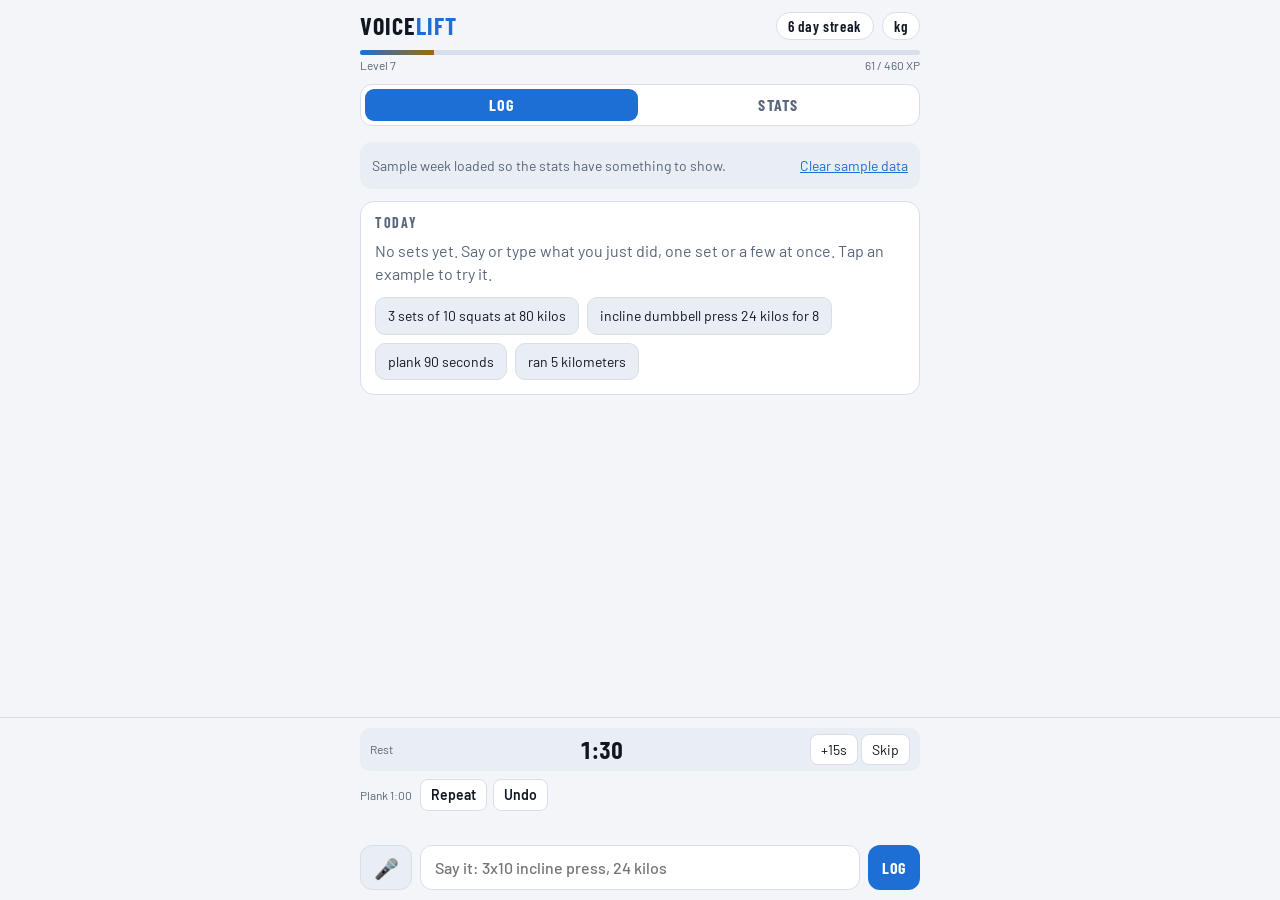
<file: voicelift/index.html>
<!doctype html>
<html lang="en">
<head>
<meta charset="utf-8">
<meta name="viewport" content="width=device-width,initial-scale=1,viewport-fit=cover">
</head>
<body>
<title>VoiceLift</title>
<meta name="claude:viewport-fit-sides" content="cover">
<link rel="preconnect" href="https://fonts.googleapis.com">
<link rel="preconnect" href="https://fonts.gstatic.com" crossorigin>
<link href="https://fonts.googleapis.com/css2?family=Barlow:wght@400;500;600&family=Barlow+Condensed:wght@600;700&display=swap" rel="stylesheet">
<style>
  /* Phone-first gym log: sticky level header, Log/Stats tabs, one input dock pinned to the bottom. */
  :root {
    --bg: #0d1117; --surface: #151b24; --surface2: #1d2531; --line: #273143;
    --text: #e9eef5; --mute: #8996aa;
    --accent: #5aa9ff; --accent-ink: #06121f; --gold: #f5c04a; --good: #46d39a; --danger: #ff7070;
    --f-display: 'Barlow Condensed', 'Arial Narrow', system-ui, sans-serif;
    --f-body: 'Barlow', system-ui, -apple-system, 'Segoe UI', sans-serif;
    color-scheme: dark;
  }
  @media (prefers-color-scheme: light) {
    :root:not([data-theme="dark"]) {
      --bg: #f3f5f9; --surface: #ffffff; --surface2: #e9eef5; --line: #d8dfea;
      --text: #101722; --mute: #586579;
      --accent: #1d6fd6; --accent-ink: #ffffff; --gold: #a06a05; --good: #118a5a; --danger: #c93a3a;
      color-scheme: light;
    }
  }
  :root[data-theme="light"] {
    --bg: #f3f5f9; --surface: #ffffff; --surface2: #e9eef5; --line: #d8dfea;
    --text: #101722; --mute: #586579;
    --accent: #1d6fd6; --accent-ink: #ffffff; --gold: #a06a05; --good: #118a5a; --danger: #c93a3a;
    color-scheme: light;
  }
  * { box-sizing: border-box; }
  body {
    margin: 0; background: var(--bg); color: var(--text); font: 16px/1.4 var(--f-body);
    padding-block: 0 190px;
    padding-left: max(16px, env(safe-area-inset-left, 0px));
    padding-right: max(16px, env(safe-area-inset-right, 0px));
  }
  body::before { content: ""; position: fixed; inset: 0 0 auto; height: env(safe-area-inset-top, 0px); background: var(--bg); z-index: 10; }
  .app { max-width: 560px; margin: 0 auto; }
  button { font: inherit; color: inherit; cursor: pointer; }
  :focus-visible { outline: 2px solid var(--accent); outline-offset: 2px; }
  .num { font-family: var(--f-display); font-variant-numeric: tabular-nums; letter-spacing: .01em; }

  .top { position: sticky; top: env(safe-area-inset-top, 0px); z-index: 5; background: var(--bg); padding: 12px 0 10px; }
  .top-row { display: flex; align-items: center; justify-content: space-between; gap: 10px; }
  .brand { font: 700 24px/1 var(--f-display); letter-spacing: .04em; text-transform: uppercase; }
  .brand span { color: var(--accent); }
  .chips { display: flex; gap: 8px; align-items: center; }
  .chip { background: var(--surface); border: 1px solid var(--line); border-radius: 99px; padding: 4px 11px; font: 600 15px/1.2 var(--f-display); letter-spacing: .04em; white-space: nowrap; }
  .chip.btn:hover { border-color: var(--accent); }
  .xpbar { height: 5px; background: var(--line); border-radius: 99px; overflow: hidden; margin: 10px 0 2px; }
  .xpbar i { display: block; height: 100%; width: 0; background: linear-gradient(90deg, var(--accent), var(--gold)); transition: width .5s; }
  .xplbl { display: flex; justify-content: space-between; color: var(--mute); font-size: 12px; }
  .tabs { display: grid; grid-template-columns: 1fr 1fr; gap: 4px; background: var(--surface); border: 1px solid var(--line); border-radius: 12px; padding: 4px; margin-top: 10px; }
  .tabs button { border: 0; background: none; padding: 8px; border-radius: 9px; font: 700 16px/1 var(--f-display); letter-spacing: .08em; text-transform: uppercase; color: var(--mute); }
  .tabs button[aria-selected="true"] { background: var(--accent); color: var(--accent-ink); }

  .stack { display: flex; flex-direction: column; gap: 12px; padding-top: 6px; }
  .card { background: var(--surface); border: 1px solid var(--line); border-radius: 14px; padding: 14px; min-width: 0; }
  h2 { margin: 0 0 10px; font: 700 14px/1 var(--f-display); letter-spacing: .12em; text-transform: uppercase; color: var(--mute); }
  .banner { display: flex; gap: 10px; align-items: center; justify-content: space-between; flex-wrap: wrap; background: var(--surface2); border-radius: 12px; padding: 10px 12px; font-size: 14px; color: var(--mute); }
  .link { background: none; border: 0; color: var(--accent); padding: 4px 0; text-decoration: underline; font-size: 14px; }

  .gh { display: flex; justify-content: space-between; align-items: baseline; gap: 10px; flex-wrap: wrap; }
  .gname { font: 700 22px/1.1 var(--f-display); letter-spacing: .02em; text-transform: uppercase; }
  .gmeta { color: var(--mute); font-size: 13px; }
  .setrow { display: grid; grid-template-columns: 26px 1fr auto auto; gap: 8px; align-items: center; padding: 8px 0; border-top: 1px solid var(--line); }
  .setrow:first-of-type { border-top: 0; }
  .sn { color: var(--mute); font: 600 15px var(--f-display); }
  .sv { font: 700 21px/1 var(--f-display); letter-spacing: .02em; }
  .se { color: var(--mute); font-size: 12px; text-align: right; }
  .pr { background: var(--gold); color: #1a1200; font: 700 12px/1 var(--f-display); letter-spacing: .08em; padding: 3px 6px; border-radius: 5px; margin-left: 8px; vertical-align: 3px; }
  .x { background: none; border: 0; color: var(--mute); font-size: 16px; padding: 4px 8px; border-radius: 8px; }
  .x:hover { color: var(--danger); }
  .empty { color: var(--mute); }
  .ex-list { display: flex; flex-wrap: wrap; gap: 8px; margin-top: 12px; }
  .try { background: var(--surface2); border: 1px solid var(--line); border-radius: 10px; padding: 8px 12px; font-size: 14px; text-align: left; }
  .try:hover { border-color: var(--accent); }

  .dock { position: fixed; left: 0; right: 0; bottom: 0; z-index: 6; background: var(--bg); border-top: 1px solid var(--line);
    padding: 10px max(16px, env(safe-area-inset-right, 0px)) calc(10px + env(safe-area-inset-bottom, 0px)) max(16px, env(safe-area-inset-left, 0px)); }
  .dock-in { max-width: 560px; margin: 0 auto; display: flex; flex-direction: column; gap: 8px; }
  .rest { display: flex; align-items: center; justify-content: space-between; gap: 8px; background: var(--surface2); border-radius: 10px; padding: 6px 10px; }
  .rest .t { font: 700 24px/1 var(--f-display); font-variant-numeric: tabular-nums; }
  .rest.done .t { color: var(--good); }
  .mini { background: var(--surface); border: 1px solid var(--line); border-radius: 8px; padding: 5px 10px; font-size: 14px; }
  .quick { display: flex; gap: 6px; align-items: center; overflow-x: auto; scrollbar-width: none; }
  .quick .last { color: var(--mute); font-size: 12px; white-space: nowrap; margin-right: 2px; }
  .quick .mini { white-space: nowrap; font-weight: 600; }
  form { display: flex; gap: 8px; }
  input[type=text] { flex: 1; min-width: 0; background: var(--surface); color: var(--text); border: 1px solid var(--line); border-radius: 12px; padding: 12px 14px; font: 500 16px var(--f-body); }
  input[type=text]:focus { border-color: var(--accent); outline: none; }
  .mic, .go { border: 0; border-radius: 12px; width: 52px; flex: none; font-size: 20px; }
  .mic { background: var(--surface2); border: 1px solid var(--line); }
  .mic.on { background: var(--danger); color: #fff; animation: pulse 1.1s infinite; }
  .go { background: var(--accent); color: var(--accent-ink); font: 700 16px var(--f-display); letter-spacing: .06em; text-transform: uppercase; }
  @keyframes pulse { 0% { box-shadow: 0 0 0 0 rgba(255,112,112,.55); } 100% { box-shadow: 0 0 0 16px rgba(255,112,112,0); } }
  .heard { color: var(--mute); font-size: 13px; min-height: 18px; }

  #toast { position: fixed; left: 50%; bottom: calc(190px + env(safe-area-inset-bottom, 0px)); transform: translate(-50%, 30px); opacity: 0; pointer-events: none;
    background: var(--text); color: var(--bg); padding: 10px 16px; border-radius: 12px; font-weight: 600; max-width: calc(100% - 32px); text-align: center; z-index: 8; transition: all .25s; }
  #toast.show { transform: translate(-50%, 0); opacity: 1; }
  #toast.gold { background: var(--gold); color: #1a1200; }

  .grid4 { display: grid; grid-template-columns: repeat(4, 1fr); gap: 8px; text-align: center; }
  .grid4 b { display: block; font: 700 28px/1 var(--f-display); font-variant-numeric: tabular-nums; }
  .grid4 span { color: var(--mute); font-size: 12px; }
  .pick { display: flex; gap: 6px; flex-wrap: wrap; margin-bottom: 8px; }
  .pick button { border: 1px solid var(--line); background: var(--surface2); border-radius: 99px; padding: 4px 11px; font-size: 13px; }
  .pick button[aria-pressed="true"] { background: var(--accent); color: var(--accent-ink); border-color: var(--accent); }
  svg.ch { width: 100%; height: auto; display: block; overflow: visible; }
  .ch text { fill: var(--mute); font: 500 10px var(--f-body); }
  .ch .grid { stroke: var(--line); stroke-width: 1; }
  .ch .bar { fill: var(--accent); opacity: .45; }
  .ch .bar.today { opacity: 1; }
  .ch .line { fill: none; stroke: var(--accent); stroke-width: 2; stroke-linejoin: round; }
  .ch .area { fill: var(--accent); opacity: .12; }
  .ch .dot { fill: var(--accent); }
  .ch .dot.pr { fill: var(--gold); }
  .ch .val { fill: var(--text); font-weight: 600; }
  .mrow { display: grid; grid-template-columns: 74px 1fr 34px; align-items: center; gap: 8px; padding: 4px 0; font-size: 14px; }
  .mbar { height: 8px; background: var(--surface2); border-radius: 99px; overflow: hidden; }
  .mbar i { display: block; height: 100%; background: var(--accent); border-radius: 99px; }
  .prrow { display: flex; justify-content: space-between; gap: 10px; padding: 8px 0; border-top: 1px solid var(--line); }
  .prrow:first-of-type { border-top: 0; }
  .prrow b { font: 700 18px/1.1 var(--f-display); text-transform: uppercase; letter-spacing: .02em; }
  .tip { color: var(--mute); font-size: 12px; }
  @media (prefers-reduced-motion: reduce) { * { animation: none !important; transition: none !important; } }
</style>

<div class="app">
  <header class="top">
    <div class="top-row">
      <div class="brand">Voice<span>Lift</span></div>
      <div class="chips">
        <span class="chip" id="streak">0 day streak</span>
        <button class="chip btn" id="unit" aria-label="Switch kilograms and pounds">kg</button>
      </div>
    </div>
    <div class="xpbar"><i id="xpbar"></i></div>
    <div class="xplbl"><span id="lvl">Level 1</span><span id="xptxt">0 / 100 XP</span></div>
    <div class="tabs" role="tablist">
      <button role="tab" id="tab-log" aria-selected="true" data-tab="log">Log</button>
      <button role="tab" id="tab-stats" aria-selected="false" data-tab="stats">Stats</button>
    </div>
  </header>
  <main id="main" class="stack"></main>
</div>

<div id="toast" role="status"></div>

<div class="dock">
  <div class="dock-in">
    <div class="rest" id="rest" hidden>
      <span class="tip" id="restlbl">Rest</span><span class="t" id="rest-t">1:30</span>
      <span><button class="mini" data-act="rest+">+15s</button> <button class="mini" data-act="rest-skip">Skip</button></span>
    </div>
    <div class="quick" id="quick"></div>
    <div class="heard" id="heard"></div>
    <form id="form" autocomplete="off">
      <button type="button" class="mic" id="mic" aria-label="Dictate with the microphone">&#127908;</button>
      <input type="text" id="cmd" placeholder="Say it: 3x10 incline press, 24 kilos" enterkeyhint="send" autocapitalize="none" autocorrect="off" spellcheck="false" aria-label="Exercise to log">
      <button type="submit" class="go">Log</button>
    </form>
  </div>
</div>

<script>
(function () {
  var KEY = 'voicelift.v2', LB = 0.45359237;
  var $ = function (id) { return document.getElementById(id); };
  var esc = function (s) { return String(s).replace(/[&<>"]/g, function (c) { return { '&': '&amp;', '<': '&lt;', '>': '&gt;', '"': '&quot;' }[c]; }); };
  var dk = function (d) { d = d || new Date(); return d.getFullYear() + '-' + String(d.getMonth() + 1).padStart(2, '0') + '-' + String(d.getDate()).padStart(2, '0'); };
  var addDays = function (n) { var d = new Date(); d.setDate(d.getDate() + n); return d; };
  var cap = function (s) { return s.charAt(0).toUpperCase() + s.slice(1); };
  var uid = function () { return Date.now().toString(36) + Math.random().toString(36).slice(2, 7); };

  var S = { sets: [], unit: 'kg', tab: 'log', seeded: false, pick: '' };
  try { var r0 = JSON.parse(localStorage.getItem(KEY) || 'null'); if (r0 && Array.isArray(r0.sets)) S = Object.assign(S, r0); } catch (e) {}
  var save = function () { try { localStorage.setItem(KEY, JSON.stringify(S)); } catch (e) {} };

  // ---------- numbers & names ----------
  var ONES = { zero: 0, one: 1, two: 2, three: 3, four: 4, five: 5, six: 6, seven: 7, eight: 8, nine: 9, ten: 10, eleven: 11, twelve: 12, thirteen: 13, fourteen: 14, fifteen: 15, sixteen: 16, seventeen: 17, eighteen: 18, nineteen: 19 };
  var TENS = { twenty: 20, thirty: 30, forty: 40, fifty: 50, sixty: 60, seventy: 70, eighty: 80, ninety: 90 };
  function wordsToDigits(s) {
    var t = s.split(/\s+/), out = [];
    for (var i = 0; i < t.length; i++) {
      var w = t[i], nx = t[i + 1];
      if (w === 'one' && /^(arm|leg|legged|handed|hand)$/.test(nx || '')) { out.push(w); continue; }
      if (w in TENS) {
        var n = TENS[w];
        if (nx in ONES && ONES[nx] > 0 && ONES[nx] < 10) { n += ONES[nx]; i++; }
        out.push(n);
      } else if (w in ONES) {
        var m = ONES[w];
        if (nx === 'hundred') { m *= 100; i++; if (t[i + 1] in TENS) { m += TENS[t[++i]]; } }
        out.push(m);
      } else out.push(w);
    }
    return out.join(' ');
  }
  var e1 = function (r) { return r.weight > 0 && r.reps > 0 ? r.weight * (1 + r.reps / 30) : 0; };
  var nameOf = function (r) { return cap((r.variation ? r.variation + ' ' : '') + r.ex); };
  var keyOf = function (r) { return nameOf(r).toLowerCase(); };
  var dispW = function (kg) { var v = S.unit === 'kg' ? kg : kg / LB; return String(Math.round(v * 2) / 2); };
  var wLabel = function (kg) { return kg > 0 ? dispW(kg) + ' ' + S.unit : 'BW'; };
  function setLabel(r) {
    var p = [];
    if (r.reps) p.push(r.weight > 0 ? wLabel(r.weight) + ' × ' + r.reps : r.reps + ' reps');
    else if (r.weight > 0) p.push(wLabel(r.weight));
    if (r.secs) p.push(Math.floor(r.secs / 60) + ':' + String(r.secs % 60).padStart(2, '0'));
    if (r.dist) p.push(r.dist + ' ' + r.distUnit);
    return p.join(' · ') || '1 rep';
  }

  // ---------- parsing ----------
  var VARS = /\b(incline|decline|flat|wide grip|close grip|narrow grip|neutral grip|wide|close|narrow|reverse|seated|standing|single arm|one arm|single leg|one leg|dumbbells?|barbell|cable|machine|smith|bulgarian|front|sumo|romanian|paused|tempo|underhand|overhand|hammer|goblet|zercher|hack)\b/g;
  var FILLER = /\b(i|ive|im|did|do|done|just|add|log|track|had|performed|completed|finished|some|of|at|with|using|for|and|then|the|a|an|my|today|set|sets|rep|reps|please|weighing|weight|hey|ok|okay|so|now|made|make|this|that|it|its|different|position|going|go|to|on|next|kilo|kilos|kg|kgs|pounds|lbs|time|times|x|by|got|was|were|new|more)\b/g;
  var ALIAS = [[/^bench$/, 'bench press'], [/^(ohp|military press|overhead press)$/, 'shoulder press'], [/^dead$/, 'deadlift'], [/^(pullup|pull up|chin up|chinup)$/, 'pull up'], [/^(pushup|push up)$/, 'push up'], [/^(lat pulldown|pulldown)$/, 'lat pulldown'], [/^(bicep curl|biceps curl)$/, 'curl'], [/^(tricep extension|triceps extension)$/, 'tricep extension'], [/^(sit up|situp)$/, 'sit up']];
  function sing(w) { if (w === 'abs') return w; if (/(ss|us)$/.test(w)) return w; if (/(ch|sh|x|ss)es$/.test(w)) return w.slice(0, -2); return w.replace(/s$/, ''); }

  function parse(raw) {
    var s = ' ' + wordsToDigits(raw.toLowerCase().replace(/'/g, '').replace(/[,.!?]/g, ' ').replace(/-/g, ' ')) + ' ';
    var e = { sets: 1, reps: 0, weight: 0, secs: 0, dist: 0, distUnit: '', name: '', variation: '' };
    var m, hasNum = false;
    function cut(re) { var x = s.match(re); if (x) { s = s.replace(re, ' '); hasNum = true; } return x; }
    if ((m = cut(/(\d+(?:\.\d+)?)\s*(kg|kgs|kilos?|kilograms?)\b/))) e.weight = +m[1];
    else if ((m = cut(/(\d+(?:\.\d+)?)\s*(lbs?|pounds?)\b/))) e.weight = +m[1] * LB;
    if ((m = cut(/(\d+(?:\.\d+)?)\s*(km|kilometers?|kilometres?|k|miles?|mi)\b/))) { e.dist = +m[1]; e.distUnit = /^mi/.test(m[2]) ? 'mi' : 'km'; }
    if ((m = cut(/(\d+(?:\.\d+)?)\s*(minutes?|mins?|m)\b/))) e.secs += Math.round(+m[1] * 60);
    if ((m = cut(/(\d+)\s*(seconds?|secs?|s)\b/))) e.secs += +m[1];
    if ((m = cut(/(\d+)\s*(?:sets?\s*(?:of)?|x|times|by)\s*(\d+)/))) { e.sets = +m[1]; e.reps = +m[2]; }
    else if ((m = cut(/(\d+)\s*(?:reps?|repetitions?|times)\b/))) e.reps = +m[1];
    else if ((m = cut(/(\d+)\s*sets?\b/))) e.sets = +m[1];
    var unitW = S.unit === 'kg' ? 1 : LB;
    if (e.reps && !e.weight && (m = s.match(/\b(\d+(?:\.\d+)?)\b/))) { e.weight = +m[1] * unitW; s = s.replace(m[0], ' '); }
    if (!e.reps && !e.secs && !e.dist && (m = s.match(/^\s*(\d+)\s+(?=[a-z])/))) { e.reps = +m[1]; s = s.replace(m[0], ' '); hasNum = true; }
    if (!e.reps && !e.secs && !e.dist && (m = s.match(/\b(\d+)\b/))) { if (e.weight) e.reps = +m[1]; else e.reps = +m[1]; s = s.replace(m[0], ' '); hasNum = true; }

    var verb = (s.match(/\b(ran|run|walked|walk|cycled|swam)\b/) || [])[1];
    var vars = [];
    s = s.replace(VARS, function (x) { x = x.replace(/dumbbells/, 'dumbbell'); if (vars.indexOf(x) < 0) vars.push(x); return ' '; });
    var name = s.replace(FILLER, ' ').replace(/\b(ran|run|walked|walk|cycled|swam)\b/g, ' ').replace(/\b\d+(\.\d+)?\b/g, ' ').replace(/\s+/g, ' ').trim();
    if (!name && verb) name = { ran: 'run', run: 'run', walked: 'walk', walk: 'walk', cycled: 'cycle', swam: 'swim' }[verb];
    if (name) {
      var w = name.split(' '); w[w.length - 1] = sing(w[w.length - 1]); name = w.join(' ');
      if (name === 'rdl') { name = 'deadlift'; if (vars.indexOf('romanian') < 0) vars.push('romanian'); }
      ALIAS.forEach(function (a) { if (a[0].test(name)) name = a[1]; });
    }
    e.name = name; e.variation = vars.join(' ');
    if (!name && !hasNum && !e.variation) return null;
    return e;
  }

  var lastSet = function () { return S.sets.length ? S.sets.slice().sort(function (a, b) { return a.ts - b.ts; }).pop() : null; };

  // Turn a parse into a loggable template, borrowing from the last set when the speaker left things out.
  function fill(e, last) {
    var t = { sets: Math.max(1, Math.min(20, e.sets || 1)), reps: e.reps, weight: e.weight, secs: e.secs, dist: e.dist, distUnit: e.distUnit, variation: e.variation };
    if (e.name) { t.ex = e.name; if (!t.reps && !t.secs && !t.dist) t.reps = 1; return t; }
    if (!last) return null;
    t.ex = last.ex; if (!t.variation) t.variation = last.variation;
    if (!t.reps && !t.secs && !t.dist) { t.reps = last.reps; t.secs = last.secs; t.dist = last.dist; t.distUnit = last.distUnit; }
    if (!t.weight) t.weight = last.weight;
    return t;
  }

  // ---------- scoring ----------
  var MUSCLE = [[/squat|leg press|lunge|calf|leg curl|leg extension|hip thrust|step up/, 'Legs'], [/deadlift|row|pull up|pulldown|chin up|shrug|face pull/, 'Back'], [/bench|push up|chest|fly|dip/, 'Chest'], [/shoulder|lateral raise|overhead|arnold/, 'Shoulders'], [/\bpress\b/, 'Chest'], [/curl|tricep|skull|pushdown|extension/, 'Arms'], [/plank|crunch|sit up|\babs\b|leg raise|core/, 'Core'], [/\brun\b|walk|cycle|swim|bike/, 'Cardio']];
  function muscleOf(r) { var k = (r.ex + ' ' + r.variation); for (var i = 0; i < MUSCLE.length; i++) if (MUSCLE[i][0].test(k)) return MUSCLE[i][1]; return 'Other'; }
  function score(r, prior) {
    var key = keyOf(r), pr = false;
    if (r.weight > 0 && r.reps > 0) {
      var best = prior.filter(function (p) { return keyOf(p) === key; }).reduce(function (a, p) { return Math.max(a, e1(p)); }, 0);
      pr = best > 0 && e1(r) > best + 0.01;
    }
    var vol = r.reps * r.weight;
    var xp = 10 + Math.min(40, Math.round(vol / 40)) + (r.weight ? 0 : Math.round(Math.min(r.reps, 20) / 2)) + Math.round(r.secs / 10) + Math.round(r.dist * (r.distUnit === 'mi' ? 25 : 15)) + (pr ? 50 : 0);
    return { xp: xp, pr: pr };
  }
  var totalXp = function () { return S.sets.reduce(function (a, s) { return a + (s.xp || 0); }, 0); };
  function levelInfo(xp) { var l = 1, need = 100; while (xp >= need) { xp -= need; l++; need = 100 + (l - 1) * 60; } return { l: l, xp: xp, need: need }; }
  function streak() {
    var days = {}; S.sets.forEach(function (s) { days[s.day] = 1; });
    var n = 0, d = new Date(); if (!days[dk(d)]) d.setDate(d.getDate() - 1);
    while (days[dk(d)]) { n++; d.setDate(d.getDate() - 1); }
    return n;
  }

  // ---------- sample week (clearly marked, removable) ----------
  function demo() {
    var plan = [
      [6, [['squat', '', 80, 8, 3], ['leg press', '', 140, 10, 3], ['lunge', 'dumbbell', 16, 10, 2]]],
      [5, [['bench press', '', 60, 8, 3], ['shoulder press', 'dumbbell', 18, 10, 3], ['dip', '', 0, 10, 3]]],
      [4, [['deadlift', '', 100, 5, 3], ['row', 'barbell', 60, 8, 3], ['pull up', '', 0, 6, 3]]],
      [3, [['squat', '', 85, 8, 3], ['leg press', '', 150, 10, 3], ['calf raise', '', 60, 15, 3]]],
      [2, [['bench press', '', 62.5, 8, 3], ['bench press', 'incline', 50, 10, 2], ['shoulder press', 'dumbbell', 20, 8, 3]]],
      [1, [['deadlift', '', 105, 5, 3], ['row', 'barbell', 62.5, 8, 3], ['curl', 'dumbbell', 12, 10, 3], ['plank', '', 0, 0, 2, 60]]]
    ];
    var out = [], t = 0;
    plan.forEach(function (p) {
      var base = new Date(addDays(-p[0])); base.setHours(18, 0, 0, 0);
      p[1].forEach(function (x) {
        for (var i = 0; i < x[4]; i++) {
          var rec = { id: uid(), ts: base.getTime() + (t++) * 90000, day: dk(addDays(-p[0])), ex: x[0], variation: x[1], reps: x[3], weight: x[2], secs: x[5] || 0, dist: 0, distUnit: '', demo: true };
          var sc = score(rec, out); rec.xp = sc.xp; rec.pr = sc.pr; out.push(rec);
        }
      });
    });
    return out;
  }
  if (!S.seeded && !S.sets.length) { S.sets = demo(); }
  S.seeded = true; save();

  // ---------- toast, rest timer ----------
  var toastT;
  function toast(msg, gold) { var t = $('toast'); t.textContent = msg; t.className = (gold ? 'gold ' : '') + 'show'; clearTimeout(toastT); toastT = setTimeout(function () { t.className = ''; }, 3200); }
  var restEnd = 0, restTimer = null, restDoneAt = 0;
  function startRest(sec) { restEnd = Date.now() + sec * 1000; restDoneAt = 0; $('rest').hidden = false; clearInterval(restTimer); restTimer = setInterval(tickRest, 250); tickRest(); }
  function tickRest() {
    var left = Math.ceil((restEnd - Date.now()) / 1000), box = $('rest');
    if (left > 0) { box.classList.remove('done'); $('restlbl').textContent = 'Rest'; $('rest-t').textContent = Math.floor(left / 60) + ':' + String(left % 60).padStart(2, '0'); return; }
    if (!restDoneAt) { restDoneAt = Date.now(); box.classList.add('done'); $('restlbl').textContent = 'Go'; $('rest-t').textContent = '0:00'; beep(); }
    if (Date.now() - restDoneAt > 8000) { box.hidden = true; clearInterval(restTimer); }
  }
  function beep() {
    try { if (navigator.vibrate) navigator.vibrate([200, 100, 200]); } catch (e) {}
    try { var a = new (window.AudioContext || window.webkitAudioContext)(), o = a.createOscillator(), g = a.createGain(); o.connect(g); g.connect(a.destination); o.frequency.value = 880; g.gain.value = .12; o.start(); o.stop(a.currentTime + .25); } catch (e) {}
  }

  // ---------- logging ----------
  function addEntry(t) {
    var before = levelInfo(totalXp()).l, made = [], prHit = null, base = Date.now();
    for (var i = 0; i < t.sets; i++) {
      var rec = { id: uid(), ts: base + i, day: dk(), ex: t.ex, variation: t.variation || '', reps: t.reps, weight: t.weight, secs: t.secs, dist: t.dist, distUnit: t.distUnit };
      var sc = score(rec, S.sets); rec.xp = sc.xp; rec.pr = sc.pr; if (sc.pr) prHit = rec;
      S.sets.push(rec); made.push(rec);
    }
    save(); render();
    var gain = made.reduce(function (a, r) { return a + r.xp; }, 0), after = levelInfo(totalXp()).l;
    if (prHit) toast('New PR on ' + nameOf(prHit) + ': e1RM ' + wLabel(e1(prHit)) + '  +' + gain + ' XP', true);
    else if (after > before) toast('Level up. You are level ' + after, true);
    else toast(nameOf(made[0]) + ' ' + setLabel(made[0]) + (t.sets > 1 ? '  ×' + t.sets + ' sets' : '') + '  +' + gain + ' XP');
    startRest(90);
  }
  function undo() {
    var l = lastSet(); if (!l) { toast('Nothing to undo'); return; }
    S.sets = S.sets.filter(function (s) { return s.id !== l.id; }); save(); render(); toast('Removed ' + nameOf(l) + ' ' + setLabel(l));
  }

  // Claude fallback for messy speech. Only runs when the quick parser is unsure and the viewer allowed it.
  async function aiParse(text) {
    var sample = null;
    try { sample = window.claude && window.claude.use ? await window.claude.use('sample') : null; } catch (e) {}
    if (!sample) return null;
    var l = lastSet();
    var prompt = 'You turn dictated gym notes into logged sets. Reply with only a JSON array, one object per distinct exercise entry: ' +
      '{"exercise":"bench press","variation":"incline","sets":3,"reps":8,"weight":24,"unit":"kg","seconds":0,"distance":0,"distance_unit":""}. ' +
      'exercise is singular lowercase. Put equipment or angle words (incline, dumbbell, wide grip, romanian) in variation. ' +
      'If the speaker names no exercise, reuse the previous one. Default unit is ' + S.unit + '. Use 0 for unknown numbers, sets defaults to 1.\n' +
      'Previous set: ' + (l ? JSON.stringify({ exercise: l.ex, variation: l.variation, reps: l.reps, weight_kg: l.weight }) : 'none') + '\nDictation: "' + text.replace(/"/g, "'") + '"';
    try {
      var arr = await sample.json(prompt, { modelTier: 'quick' });
      if (!Array.isArray(arr)) arr = [arr];
      return arr.map(function (o) {
        var u = /lb|pound/i.test(o.unit || '') ? LB : (/kg|kilo/i.test(o.unit || '') ? 1 : (S.unit === 'kg' ? 1 : LB));
        return { ex: String(o.exercise || '').toLowerCase().trim(), variation: String(o.variation || '').toLowerCase().trim(), sets: Math.max(1, Math.min(20, +o.sets || 1)), reps: Math.max(0, +o.reps || 0), weight: Math.max(0, (+o.weight || 0) * u), secs: Math.max(0, +o.seconds || 0), dist: Math.max(0, +o.distance || 0), distUnit: o.distance_unit || (o.distance ? 'km' : '') };
      }).filter(function (t) { return t.ex; });
    } catch (e) { return null; }
  }

  async function handleText(raw) {
    var t = raw.trim(); if (!t) return;
    var low = t.toLowerCase(), last = lastSet();
    if (/^(undo|scratch that|delete (that|last)|remove (that|last)|cancel that)\b/.test(low)) { undo(); return; }
    var m = /^(same again|same|again|repeat( that)?|another( one)?|one more|1 more)\b/.exec(low), e;
    if (m) {
      if (!last) { toast('Nothing to repeat yet'); return; }
      var rest = low.slice(m[0].length).trim();
      e = rest ? parse(rest) : null;
      addEntry(fill(e || { sets: 1, reps: 0, weight: 0, secs: 0, dist: 0, distUnit: '', name: '', variation: '' }, last)); return;
    }
    e = parse(t);
    var fuzzy = !e || (e.name && e.name.split(' ').length > 3) || (!e.name && !last);
    if (fuzzy) {
      $('heard').textContent = 'Asking Claude to read that…';
      var list = await aiParse(t);
      $('heard').textContent = '';
      if (list && list.length) { list.forEach(function (x) { if (!x.reps && !x.secs && !x.dist) x.reps = 1; addEntry(x); }); return; }
    }
    var tpl = e ? fill(e, last) : null;
    if (!tpl) { toast("Didn't catch an exercise. Try: bench press 60 kilos 8 reps"); return; }
    addEntry(tpl);
  }

  // ---------- render ----------
  var hasDemo = function () { return S.sets.some(function (s) { return s.demo; }); };
  var bannerHtml = function () { return hasDemo() ? '<div class="banner"><span>Sample week loaded so the stats have something to show.</span><button class="link" data-act="clear-demo">Clear sample data</button></div>' : ''; };

  function renderHeader() {
    var li = levelInfo(totalXp());
    $('lvl').textContent = 'Level ' + li.l; $('xptxt').textContent = li.xp + ' / ' + li.need + ' XP';
    $('xpbar').style.width = (li.xp / li.need * 100) + '%';
    var st = streak(); $('streak').textContent = st + ' day streak'; $('unit').textContent = S.unit;
    document.querySelectorAll('[data-tab]').forEach(function (b) { b.setAttribute('aria-selected', b.dataset.tab === S.tab ? 'true' : 'false'); });
  }

  function renderQuick() {
    var l = lastSet(), q = $('quick');
    if (!l) { q.innerHTML = ''; return; }
    var step = S.unit === 'kg' ? 2.5 : 5;
    q.innerHTML = '<span class="last">' + esc(nameOf(l)) + ' ' + esc(setLabel(l)) + '</span>' +
      '<button class="mini" data-act="q-rep">Repeat</button>' +
      (l.weight > 0 ? '<button class="mini" data-act="q-up">+' + step + '</button><button class="mini" data-act="q-down">−' + step + '</button>' : '') +
      (l.reps ? '<button class="mini" data-act="q-r+">+1 rep</button>' : '') +
      '<button class="mini" data-act="q-undo">Undo</button>';
  }

  function renderLog() {
    var today = S.sets.filter(function (s) { return s.day === dk(); }), map = {}, groups = [];
    today.forEach(function (s) { var k = keyOf(s); if (!map[k]) { map[k] = { k: k, name: nameOf(s), sets: [], last: 0 }; groups.push(map[k]); } map[k].sets.push(s); map[k].last = Math.max(map[k].last, s.ts); });
    groups.sort(function (a, b) { return b.last - a.last; });
    var html = bannerHtml();
    if (!groups.length) {
      html += '<div class="card"><h2>Today</h2><div class="empty">No sets yet. Say or type what you just did, one set or a few at once. Tap an example to try it.</div><div class="ex-list">' +
        ['3 sets of 10 squats at 80 kilos', 'incline dumbbell press 24 kilos for 8', 'plank 90 seconds', 'ran 5 kilometers'].map(function (x) { return '<button class="try" data-try="' + esc(x) + '">' + esc(x) + '</button>'; }).join('') +
        '</div></div>';
    }
    groups.forEach(function (g) {
      var prev = S.sets.filter(function (s) { return keyOf(s) === g.k && s.day < dk(); });
      var prevLine = '';
      if (prev.length) {
        var d = prev.reduce(function (a, s) { return s.day > a ? s.day : a; }, ''), ds = prev.filter(function (s) { return s.day === d; });
        var top = ds.slice().sort(function (a, b) { return (e1(b) || b.reps) - (e1(a) || a.reps); })[0];
        prevLine = 'Last time ' + setLabel(top) + ' · ' + ds.length + ' sets';
      }
      var best = g.sets.reduce(function (a, s) { return Math.max(a, e1(s)); }, 0);
      html += '<div class="card"><div class="gh"><div class="gname">' + esc(g.name) + '</div><div class="gmeta">' + (best ? 'e1RM ' + wLabel(best) : esc(muscleOf(g.sets[0]))) + '</div></div>' +
        (prevLine ? '<div class="gmeta" style="margin-bottom:4px">' + esc(prevLine) + '</div>' : '');
      g.sets.forEach(function (s, i) {
        html += '<div class="setrow"><span class="sn">' + (i + 1) + '</span><span class="sv">' + esc(setLabel(s)) + (s.pr ? '<span class="pr">PR</span>' : '') + '</span><span class="se">+' + s.xp + ' XP</span><button class="x" data-del="' + s.id + '" aria-label="Delete set">&#10005;</button></div>';
      });
      html += '</div>';
    });
    return html;
  }

  function volChart() {
    var days = [0, 1, 2, 3, 4, 5, 6].map(function (i) { return addDays(i - 6); });
    var vals = days.map(function (d) { return S.sets.filter(function (s) { return s.day === dk(d); }).reduce(function (a, s) { return a + s.reps * s.weight; }, 0); });
    var max = Math.max.apply(null, vals.concat([1])), W = 320, H = 130, top = 18, bot = 20, bw = 30, gap = (W - 7 * bw) / 6, svg = '';
    svg += '<line class="grid" x1="0" x2="' + W + '" y1="' + (H - bot) + '" y2="' + (H - bot) + '"/>';
    vals.forEach(function (v, i) {
      var h = v ? Math.max(3, (H - bot - top) * v / max) : 0, x = i * (bw + gap), y = H - bot - h, dv = S.unit === 'kg' ? v : v / LB;
      if (v) {
        svg += '<rect class="bar' + (i === 6 ? ' today' : '') + '" x="' + x + '" y="' + y + '" width="' + bw + '" height="' + h + '" rx="4"/>';
        svg += '<text class="val" x="' + (x + bw / 2) + '" y="' + (y - 4) + '" text-anchor="middle">' + (dv >= 1000 ? (dv / 1000).toFixed(1) + 'k' : Math.round(dv)) + '</text>';
      }
      svg += '<text x="' + (x + bw / 2) + '" y="' + (H - 6) + '" text-anchor="middle">' + days[i].toLocaleDateString('en', { weekday: 'narrow' }) + '</text>';
    });
    return '<svg class="ch" viewBox="0 0 ' + W + ' ' + H + '" role="img" aria-label="Training volume per day, last 7 days">' + svg + '</svg>';
  }

  function lineChart(key) {
    var byDay = {};
    S.sets.forEach(function (s) { if (keyOf(s) === key && e1(s)) byDay[s.day] = Math.max(byDay[s.day] || 0, e1(s)); });
    var days = Object.keys(byDay).sort().slice(-10);
    if (!days.length) return '<div class="empty">No weighted sets for this lift yet.</div>';
    var v = days.map(function (d) { return S.unit === 'kg' ? byDay[d] : byDay[d] / LB; });
    var lo = Math.min.apply(null, v), hi = Math.max.apply(null, v);
    if (hi - lo < 4) { lo -= 2; hi += 2; } else { var p = (hi - lo) * .12; lo -= p; hi += p; }
    var W = 320, H = 150, L = 34, R = 12, T = 16, B = 22, xs = function (i) { return v.length === 1 ? (L + W - R) / 2 : L + (W - L - R) * i / (v.length - 1); }, ys = function (x) { return T + (H - T - B) * (1 - (x - lo) / (hi - lo)); };
    var svg = '', run = 0, pts = '';
    [lo, hi].forEach(function (g) { svg += '<line class="grid" x1="' + L + '" x2="' + (W - R) + '" y1="' + ys(g) + '" y2="' + ys(g) + '"/><text x="' + (L - 6) + '" y="' + (ys(g) + 3) + '" text-anchor="end">' + Math.round(g) + '</text>'; });
    v.forEach(function (x, i) { pts += (i ? ' L' : 'M') + xs(i) + ' ' + ys(x); });
    if (v.length > 1) svg += '<path class="area" d="' + pts + ' L' + xs(v.length - 1) + ' ' + (H - B) + ' L' + xs(0) + ' ' + (H - B) + ' Z"/><path class="line" d="' + pts + '"/>';
    v.forEach(function (x, i) {
      var isPr = i > 0 && x > run + 0.01; run = Math.max(run, x);
      svg += '<circle class="dot' + (isPr ? ' pr' : '') + '" cx="' + xs(i) + '" cy="' + ys(x) + '" r="' + (i === v.length - 1 ? 5 : 3.5) + '"/>';
    });
    svg += '<text class="val" x="' + xs(v.length - 1) + '" y="' + (ys(v[v.length - 1]) - 10) + '" text-anchor="' + (v.length > 1 ? 'end' : 'middle') + '">' + Math.round(v[v.length - 1]) + ' ' + S.unit + '</text>';
    var fmt = function (d) { return new Date(d + 'T12:00:00').toLocaleDateString('en', { month: 'short', day: 'numeric' }); };
    svg += '<text x="' + xs(0) + '" y="' + (H - 6) + '" text-anchor="' + (v.length > 1 ? 'start' : 'middle') + '">' + fmt(days[0]) + '</text>';
    if (v.length > 1) svg += '<text x="' + xs(v.length - 1) + '" y="' + (H - 6) + '" text-anchor="end">' + fmt(days[days.length - 1]) + '</text>';
    return '<svg class="ch" viewBox="0 0 ' + W + ' ' + H + '" role="img" aria-label="Estimated one rep max over time">' + svg + '</svg>';
  }

  function renderStats() {
    var week = S.sets.filter(function (s) { return s.day >= dk(addDays(-6)); });
    var vol = week.reduce(function (a, s) { return a + s.reps * s.weight; }, 0), dv = S.unit === 'kg' ? vol : vol / LB;
    var sess = {}; week.forEach(function (s) { sess[s.day] = 1; });
    var prs = week.filter(function (s) { return s.pr; }).length;
    var html = bannerHtml();
    html += '<div class="card"><h2>Last 7 days</h2><div class="grid4"><div><b>' + Object.keys(sess).length + '</b><span>sessions</span></div><div><b>' + week.length + '</b><span>sets</span></div><div><b>' + (dv >= 1000 ? (dv / 1000).toFixed(1) + 'k' : Math.round(dv)) + '</b><span>' + S.unit + ' lifted</span></div><div><b>' + prs + '</b><span>PRs</span></div></div></div>';
    html += '<div class="card"><h2>Volume per day (' + S.unit + ')</h2>' + volChart() + '</div>';

    var counts = {}; S.sets.forEach(function (s) { if (e1(s)) { var k = keyOf(s); counts[k] = counts[k] || { n: 0, days: {} }; counts[k].n++; counts[k].days[s.day] = 1; } });
    var keys = Object.keys(counts).sort(function (a, b) { return Object.keys(counts[b].days).length - Object.keys(counts[a].days).length || counts[b].n - counts[a].n; });
    if (keys.length) {
      if (keys.indexOf(S.pick) < 0) S.pick = keys[0];
      html += '<div class="card"><h2>Estimated 1RM progress (' + S.unit + ')</h2><div class="pick">' + keys.slice(0, 6).map(function (k) { return '<button data-pick="' + esc(k) + '" aria-pressed="' + (k === S.pick) + '">' + esc(cap(k)) + '</button>'; }).join('') + '</div>' + lineChart(S.pick) + '<div class="tip">Gold dots are new records. Estimate uses weight × (1 + reps ÷ 30).</div></div>';
    }
    var mus = {}; week.forEach(function (s) { var g = muscleOf(s); mus[g] = (mus[g] || 0) + 1; });
    var ml = Object.keys(mus).sort(function (a, b) { return mus[b] - mus[a]; }), mm = Math.max.apply(null, ml.map(function (k) { return mus[k]; }).concat([1]));
    if (ml.length) html += '<div class="card"><h2>Sets by muscle group</h2>' + ml.map(function (k) { return '<div class="mrow"><span>' + k + '</span><div class="mbar"><i style="width:' + (mus[k] / mm * 100) + '%"></i></div><span class="num" style="text-align:right">' + mus[k] + '</span></div>'; }).join('') + '</div>';

    var best = {};
    S.sets.forEach(function (s) { if (e1(s)) { var k = keyOf(s); if (!best[k] || e1(s) > e1(best[k])) best[k] = s; } });
    var bk = Object.keys(best).sort(function (a, b) { return e1(best[b]) - e1(best[a]); }).slice(0, 6);
    if (bk.length) html += '<div class="card"><h2>Personal records</h2>' + bk.map(function (k) { var s = best[k]; return '<div class="prrow"><b>' + esc(nameOf(s)) + '</b><span class="num" style="font-size:18px">' + esc(setLabel(s)) + '</span></div>'; }).join('') + '</div>';

    html += '<div class="card"><h2>Data</h2><div style="display:flex;gap:16px;flex-wrap:wrap"><button class="link" data-act="reset">Delete all my data</button></div><div class="tip" id="resetnote"></div></div>';
    return html;
  }

  function render() { renderHeader(); renderQuick(); $('main').innerHTML = S.tab === 'log' ? renderLog() : renderStats(); }

  // ---------- events ----------
  var resetArmed = false;
  document.addEventListener('click', function (ev) {
    var el = ev.target.closest('button'); if (!el) return;
    var l = lastSet(), step = S.unit === 'kg' ? 2.5 : 5 * LB;
    if (el.dataset.tab) { S.tab = el.dataset.tab; save(); render(); window.scrollTo(0, 0); return; }
    if (el.dataset.try) { handleText(el.dataset.try); return; }
    if (el.dataset.pick) { S.pick = el.dataset.pick; save(); render(); return; }
    if (el.dataset.del) { S.sets = S.sets.filter(function (s) { return s.id !== el.dataset.del; }); save(); render(); return; }
    switch (el.dataset.act) {
      case 'q-rep': if (l) addEntry(fill({ sets: 1, reps: 0, weight: 0, secs: 0, dist: 0, distUnit: '', name: '', variation: '' }, l)); break;
      case 'q-up': if (l) { var a = fill({ sets: 1, reps: 0, weight: 0, secs: 0, dist: 0, distUnit: '', name: '', variation: '' }, l); a.weight = l.weight + step; addEntry(a); } break;
      case 'q-down': if (l) { var b = fill({ sets: 1, reps: 0, weight: 0, secs: 0, dist: 0, distUnit: '', name: '', variation: '' }, l); b.weight = Math.max(0, l.weight - step); addEntry(b); } break;
      case 'q-r+': if (l) { var c = fill({ sets: 1, reps: 0, weight: 0, secs: 0, dist: 0, distUnit: '', name: '', variation: '' }, l); c.reps = l.reps + 1; addEntry(c); } break;
      case 'q-undo': undo(); break;
      case 'rest+': restEnd = Math.max(restEnd, Date.now()) + 15000; restDoneAt = 0; $('rest').hidden = false; clearInterval(restTimer); restTimer = setInterval(tickRest, 250); tickRest(); break;
      case 'rest-skip': $('rest').hidden = true; clearInterval(restTimer); break;
      case 'clear-demo': S.sets = S.sets.filter(function (s) { return !s.demo; }); save(); render(); toast('Sample data cleared'); break;
      case 'reset':
        if (!resetArmed) { resetArmed = true; el.textContent = 'Tap again to delete everything'; setTimeout(function () { resetArmed = false; render(); }, 4000); }
        else { S.sets = []; resetArmed = false; save(); render(); toast('All data deleted'); }
        break;
    }
  });
  $('unit').addEventListener('click', function () { S.unit = S.unit === 'kg' ? 'lb' : 'kg'; save(); render(); });
  $('form').addEventListener('submit', function (ev) { ev.preventDefault(); var v = $('cmd').value; $('cmd').value = ''; handleText(v); });

  // ---------- voice ----------
  var SR = window.SpeechRecognition || window.webkitSpeechRecognition, mic = $('mic'), listening = false, rec = null, finalText = '', blocked = false;
  function micTip() { $('heard').textContent = 'Mic access is blocked here. Tap the mic key on your phone keyboard to dictate into the box.'; mic.style.opacity = .5; }
  if (!SR) { blocked = true; mic.style.opacity = .5; $('heard').textContent = 'Tip: tap the mic key on your keyboard to dictate.'; }
  else {
    rec = new SR(); rec.lang = navigator.language || 'en-US'; rec.interimResults = true; rec.continuous = false;
    rec.onstart = function () { listening = true; finalText = ''; mic.classList.add('on'); $('heard').textContent = 'Listening…'; };
    rec.onresult = function (ev) { var interim = ''; for (var i = ev.resultIndex; i < ev.results.length; i++) { var x = ev.results[i]; if (x.isFinal) finalText += x[0].transcript; else interim += x[0].transcript; } $('heard').textContent = '"' + (finalText + interim).trim() + '"'; };
    rec.onerror = function (ev) { if (ev.error === 'not-allowed' || ev.error === 'service-not-allowed') { blocked = true; micTip(); } else if (ev.error === 'no-speech') $('heard').textContent = "Didn't hear anything."; else $('heard').textContent = 'Voice error: ' + ev.error; };
    rec.onend = function () { listening = false; mic.classList.remove('on'); if (finalText.trim()) { var t = finalText.trim(); $('heard').textContent = ''; handleText(t); } };
  }
  mic.addEventListener('click', function () {
    if (blocked || !rec) { micTip(); $('cmd').focus(); return; }
    try { listening ? rec.stop() : rec.start(); } catch (e) { blocked = true; micTip(); }
  });

  render();
})();
</script>

</body>
</html>
</file>
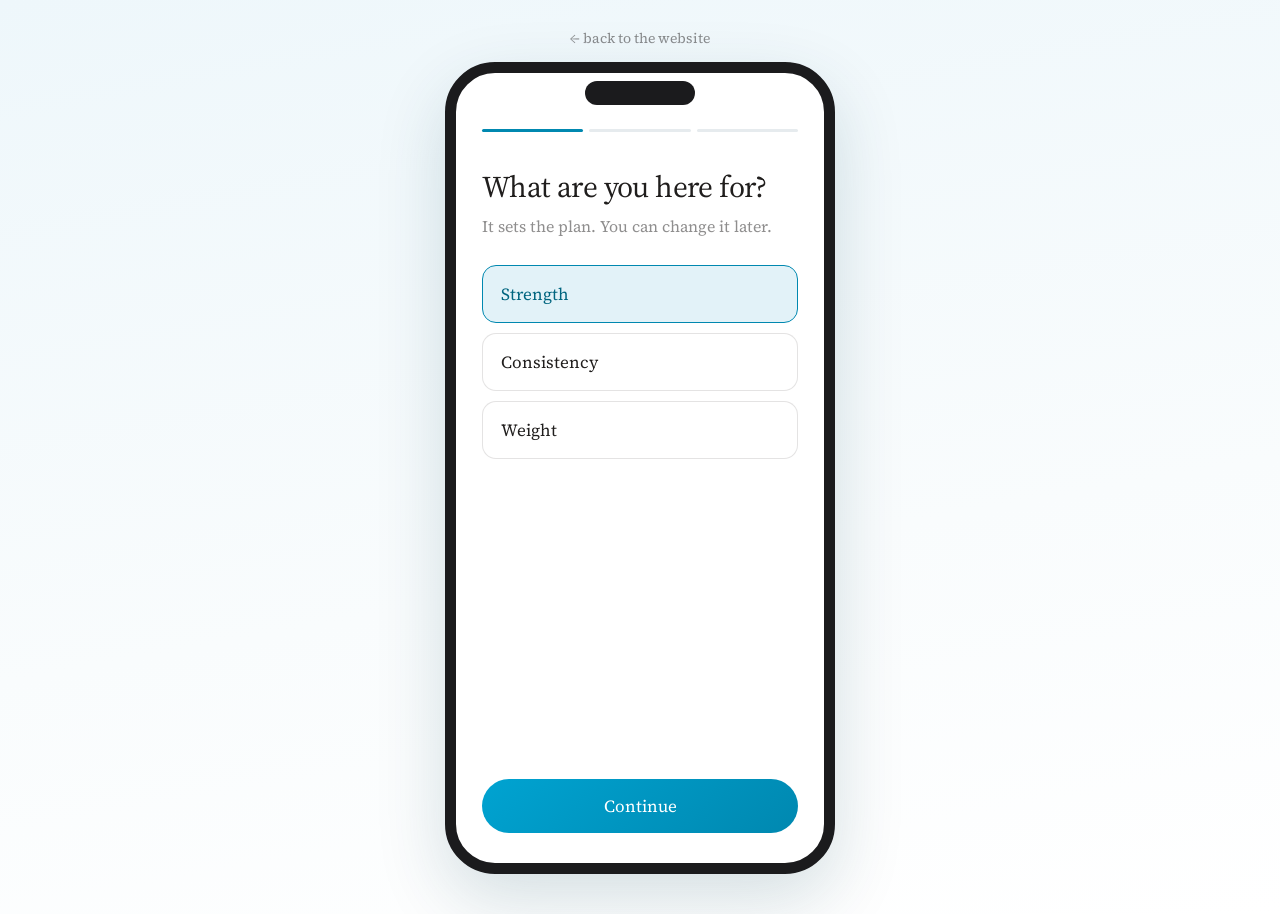
<file: app.html>
<!doctype html>
<html lang="en">
<head>
<meta charset="utf-8"><meta name="viewport" content="width=device-width, initial-scale=1"><title>LegDay — App</title>
<link rel="preconnect" href="https://fonts.googleapis.com">
<link rel="preconnect" href="https://fonts.gstatic.com" crossorigin>
<link href="https://fonts.googleapis.com/css2?family=Source+Serif+4:ital,wght@0,300;0,400;0,600;1,400&display=swap" rel="stylesheet">
<link rel="stylesheet" href="css/styles.css">
<script src="js/app.js" defer></script>
<style>
  .app-wrap {
    min-height: 100vh;
    background: linear-gradient(170deg, #eef7fb, #f9fcfd 60%, #fff);
    display: flex; flex-direction: column; align-items: center;
    padding: 28px 0 40px; gap: 14px;
  }
  .back-link { cursor: pointer; font-size: 14px; color: rgba(32, 30, 29, .5); }
  .back-link:hover { color: #0088b0; }
  .phone {
    position: relative; width: 390px; height: 812px;
    border: 11px solid #1b1b1d; border-radius: 50px;
    background: #fff; overflow: hidden;
    box-shadow: 0 26px 70px rgba(0, 60, 80, .16);
  }
  .notch {
    position: absolute; top: 8px; left: 50%; transform: translateX(-50%);
    width: 110px; height: 24px; border-radius: 14px; background: #1b1b1d; z-index: 9;
  }
  .hov-accent:hover { border-color: #0088b0 !important; color: #0088b0; }
  .lib-card:hover { border-color: #0088b0 !important; }
  .set-row:hover { color: #0088b0; }
</style>
</head>
<body>
<div class="app-wrap">
  <a class="back-link" href="index.html">← back to the website</a>
  <div class="phone">
    <div class="notch"></div>
    <div id="app-root" style="position:absolute;inset:0;display:flex;flex-direction:column"></div>
  </div>
</div>
</body>
</html>
</file>
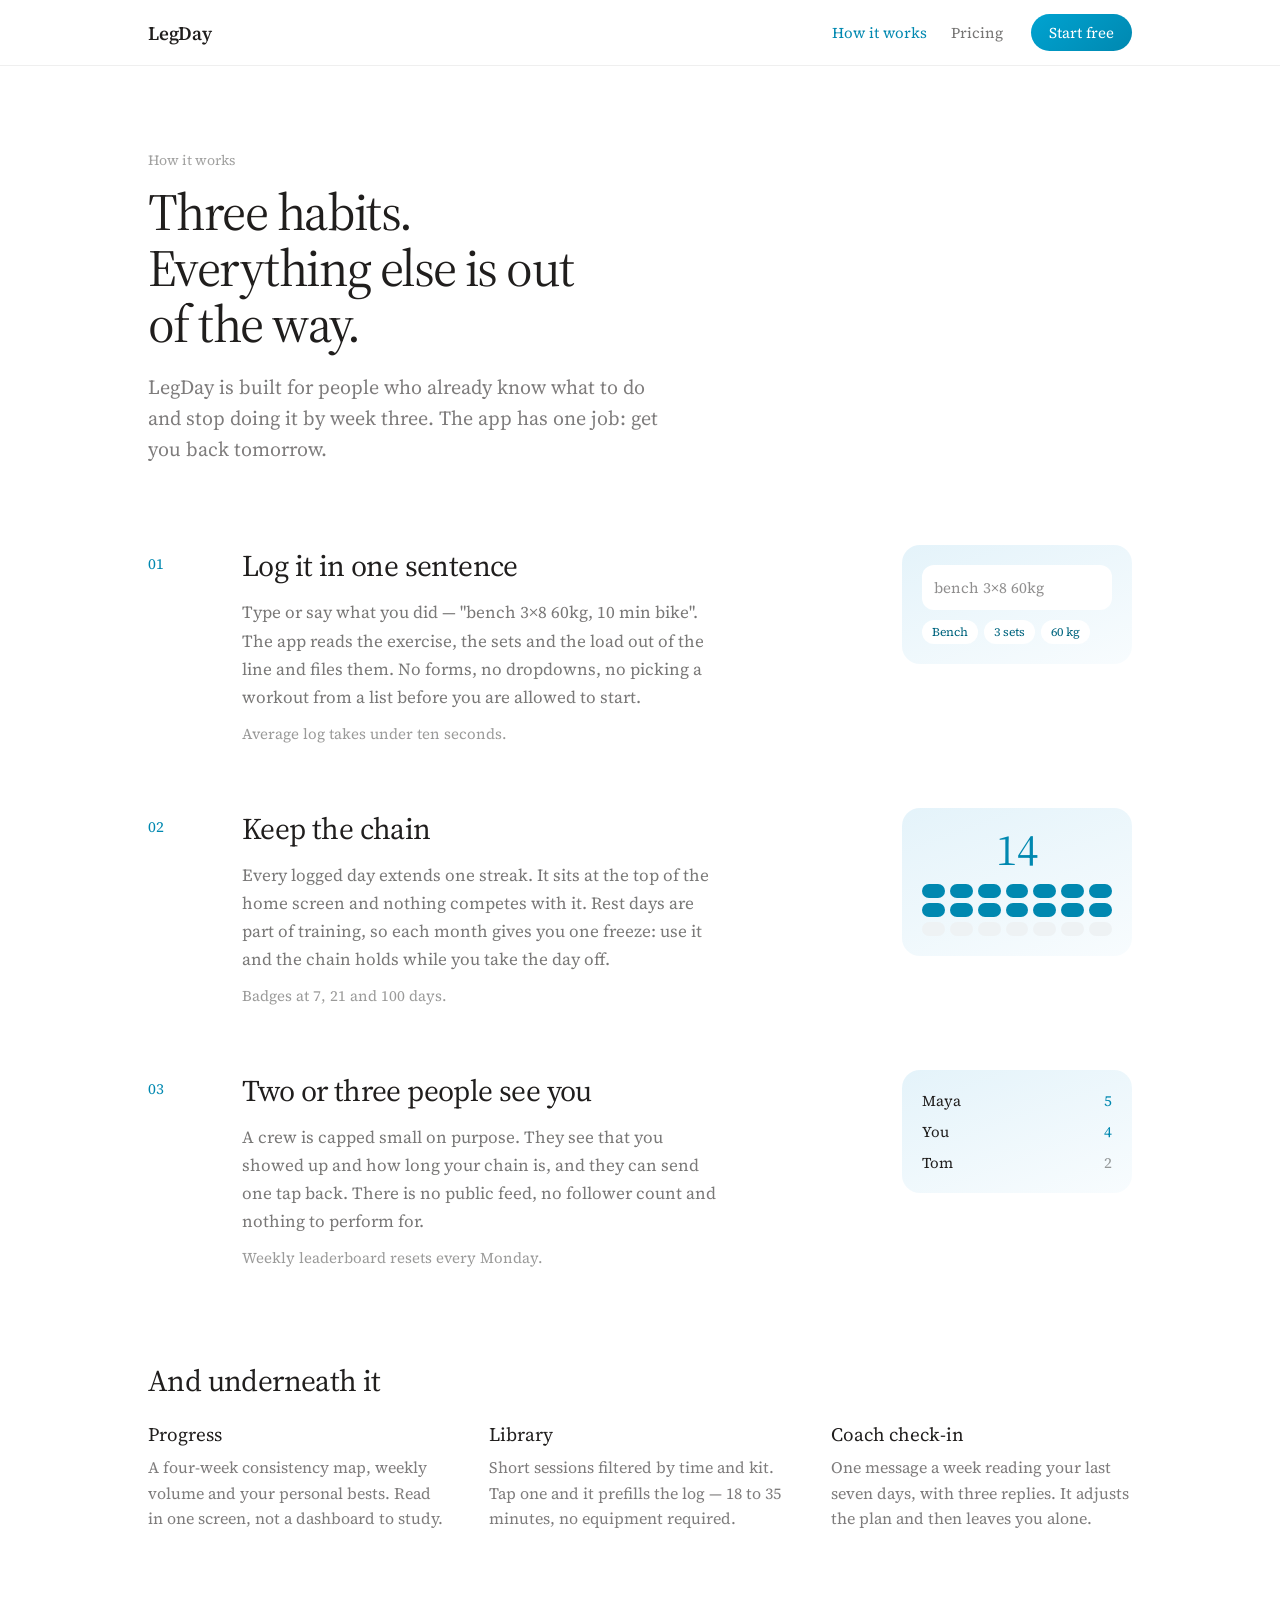
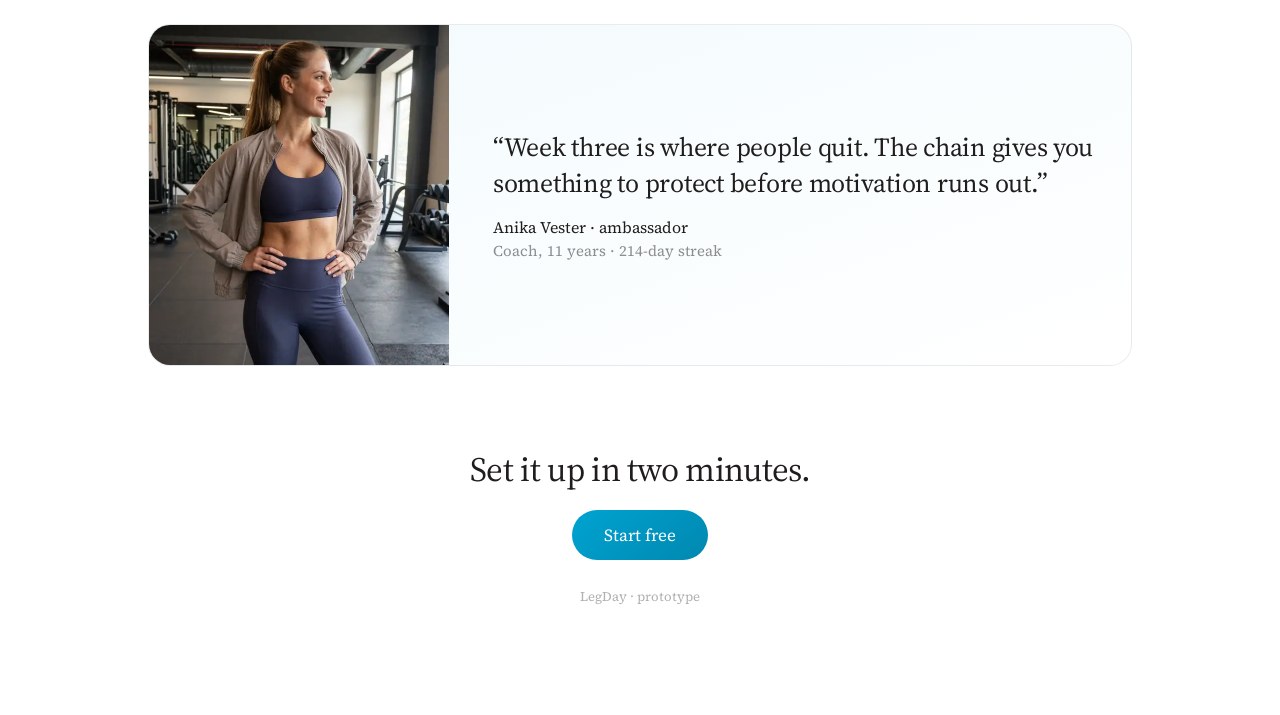
<file: how-it-works.html>
<!DOCTYPE html>
<html lang="en">
<head>
<meta charset="utf-8">
<meta name="viewport" content="width=device-width, initial-scale=1">
<title>How it works — LegDay</title>
<link rel="preconnect" href="https://fonts.googleapis.com">
<link rel="preconnect" href="https://fonts.gstatic.com" crossorigin>
<link href="https://fonts.googleapis.com/css2?family=Source+Serif+4:ital,wght@0,300;0,400;0,600;1,400&display=swap" rel="stylesheet">
<link rel="stylesheet" href="css/styles.css">
<style>
  .how-page {
    padding-top: 84px;
    padding-bottom: 110px;
    animation: fadeIn .3s ease;
  }
</style>
</head>
<body>
<div style="min-height:100vh;background:#fff">

  <div class="site-nav">
    <div class="nav-inner">
      <a href="index.html" class="brand" style="text-decoration:none">LegDay</a>
      <div class="nav-links">
        <a href="how-it-works.html" class="active">How it works</a>
        <a href="pricing.html">Pricing</a>
      </div>
      <a href="app.html" class="cta">Start free</a>
    </div>
  </div>

  <div class="container how-page">
    <div style="font-size:14px;color:rgba(32,30,29,.42)">How it works</div>
    <div style="font-size:52px;line-height:1.08;letter-spacing:-.03em;margin-top:14px;max-width:18ch">Three habits. Everything else is out of the way.</div>
    <div style="font-size:20px;line-height:1.55;color:rgba(32,30,29,.58);margin-top:20px;max-width:52ch">LegDay is built for people who already know what to do and stop doing it by week three. The app has one job: get you back tomorrow.</div>

    <div style="display:flex;flex-direction:column;gap:64px;margin-top:80px">
      <div style="display:flex;gap:56px;align-items:flex-start">
        <div style="font-size:15px;color:#0088b0;width:38px;padding-top:8px">01</div>
        <div style="flex:1;display:flex;flex-direction:column;gap:12px">
          <div style="font-size:30px;letter-spacing:-.02em">Log it in one sentence</div>
          <div style="font-size:17px;line-height:1.65;color:rgba(32,30,29,.6);max-width:54ch">Type or say what you did — "bench 3×8 60kg, 10 min bike". The app reads the exercise, the sets and the load out of the line and files them. No forms, no dropdowns, no picking a workout from a list before you are allowed to start.</div>
          <div style="font-size:15px;color:rgba(32,30,29,.45)">Average log takes under ten seconds.</div>
        </div>
        <div style="width:230px;border-radius:18px;background:linear-gradient(160deg,#e4f3fa,#f8fcfe);padding:20px;display:flex;flex-direction:column;gap:10px">
          <div style="font-size:15px;padding:12px;border-radius:12px;background:#fff;color:rgba(32,30,29,.5)">bench 3×8 60kg</div>
          <div style="display:flex;gap:6px;flex-wrap:wrap">
            <div style="font-size:12px;padding:4px 10px;border-radius:999px;background:#fff;color:#00657f">Bench</div>
            <div style="font-size:12px;padding:4px 10px;border-radius:999px;background:#fff;color:#00657f">3 sets</div>
            <div style="font-size:12px;padding:4px 10px;border-radius:999px;background:#fff;color:#00657f">60 kg</div>
          </div>
        </div>
      </div>

      <div style="display:flex;gap:56px;align-items:flex-start">
        <div style="font-size:15px;color:#0088b0;width:38px;padding-top:8px">02</div>
        <div style="flex:1;display:flex;flex-direction:column;gap:12px">
          <div style="font-size:30px;letter-spacing:-.02em">Keep the chain</div>
          <div style="font-size:17px;line-height:1.65;color:rgba(32,30,29,.6);max-width:54ch">Every logged day extends one streak. It sits at the top of the home screen and nothing competes with it. Rest days are part of training, so each month gives you one freeze: use it and the chain holds while you take the day off.</div>
          <div style="font-size:15px;color:rgba(32,30,29,.45)">Badges at 7, 21 and 100 days.</div>
        </div>
        <div style="width:230px;border-radius:18px;background:linear-gradient(160deg,#e4f3fa,#f8fcfe);padding:20px;display:flex;flex-direction:column;gap:12px;align-items:center">
          <div style="font-size:44px;color:#0088b0;line-height:1">14</div>
          <div style="display:grid;grid-template-columns:repeat(7,1fr);gap:5px;width:100%">
            <div style="height:14px;border-radius:999px;background:#0088b0"></div>
            <div style="height:14px;border-radius:999px;background:#0088b0"></div>
            <div style="height:14px;border-radius:999px;background:#0088b0"></div>
            <div style="height:14px;border-radius:999px;background:#0088b0"></div>
            <div style="height:14px;border-radius:999px;background:#0088b0"></div>
            <div style="height:14px;border-radius:999px;background:#0088b0"></div>
            <div style="height:14px;border-radius:999px;background:#0088b0"></div>
            <div style="height:14px;border-radius:999px;background:#0088b0"></div>
            <div style="height:14px;border-radius:999px;background:#0088b0"></div>
            <div style="height:14px;border-radius:999px;background:#0088b0"></div>
            <div style="height:14px;border-radius:999px;background:#0088b0"></div>
            <div style="height:14px;border-radius:999px;background:#0088b0"></div>
            <div style="height:14px;border-radius:999px;background:#0088b0"></div>
            <div style="height:14px;border-radius:999px;background:#0088b0"></div>
            <div style="height:14px;border-radius:999px;background:#eef2f4"></div>
            <div style="height:14px;border-radius:999px;background:#eef2f4"></div>
            <div style="height:14px;border-radius:999px;background:#eef2f4"></div>
            <div style="height:14px;border-radius:999px;background:#eef2f4"></div>
            <div style="height:14px;border-radius:999px;background:#eef2f4"></div>
            <div style="height:14px;border-radius:999px;background:#eef2f4"></div>
            <div style="height:14px;border-radius:999px;background:#eef2f4"></div>
          </div>
        </div>
      </div>

      <div style="display:flex;gap:56px;align-items:flex-start">
        <div style="font-size:15px;color:#0088b0;width:38px;padding-top:8px">03</div>
        <div style="flex:1;display:flex;flex-direction:column;gap:12px">
          <div style="font-size:30px;letter-spacing:-.02em">Two or three people see you</div>
          <div style="font-size:17px;line-height:1.65;color:rgba(32,30,29,.6);max-width:54ch">A crew is capped small on purpose. They see that you showed up and how long your chain is, and they can send one tap back. There is no public feed, no follower count and nothing to perform for.</div>
          <div style="font-size:15px;color:rgba(32,30,29,.45)">Weekly leaderboard resets every Monday.</div>
        </div>
        <div style="width:230px;border-radius:18px;background:linear-gradient(160deg,#e4f3fa,#f8fcfe);padding:20px;display:flex;flex-direction:column;gap:10px">
          <div style="display:flex;font-size:15px"><span>Maya</span><span style="margin-left:auto;color:#0088b0">5</span></div>
          <div style="display:flex;font-size:15px"><span>You</span><span style="margin-left:auto;color:#0088b0">4</span></div>
          <div style="display:flex;font-size:15px"><span>Tom</span><span style="margin-left:auto;color:rgba(32,30,29,.45)">2</span></div>
        </div>
      </div>
    </div>

    <div style="margin-top:92px;display:flex;flex-direction:column;gap:20px">
      <div style="font-size:30px;letter-spacing:-.02em">And underneath it</div>
      <div style="display:grid;grid-template-columns:repeat(3,1fr);gap:40px">
        <div style="display:flex;flex-direction:column;gap:8px">
          <div style="font-size:19px">Progress</div>
          <div style="font-size:16px;line-height:1.6;color:rgba(32,30,29,.58)">A four-week consistency map, weekly volume and your personal bests. Read in one screen, not a dashboard to study.</div>
        </div>
        <div style="display:flex;flex-direction:column;gap:8px">
          <div style="font-size:19px">Library</div>
          <div style="font-size:16px;line-height:1.6;color:rgba(32,30,29,.58)">Short sessions filtered by time and kit. Tap one and it prefills the log — 18 to 35 minutes, no equipment required.</div>
        </div>
        <div style="display:flex;flex-direction:column;gap:8px">
          <div style="font-size:19px">Coach check-in</div>
          <div style="font-size:16px;line-height:1.6;color:rgba(32,30,29,.58)">One message a week reading your last seven days, with three replies. It adjusts the plan and then leaves you alone.</div>
        </div>
      </div>
    </div>

    <div style="margin-top:92px;display:flex;gap:44px;align-items:center;background:linear-gradient(160deg,#f2fafd,#fff);border:1px solid rgba(32,30,29,.08);border-radius:22px;overflow:hidden">
      <img src="assets/anika-gym.webp" alt="Anika" style="width:300px;height:340px;object-fit:cover;object-position:50% 16%">
      <div style="flex:1;padding:32px 36px 32px 0;display:flex;flex-direction:column;gap:14px">
        <div style="font-size:26px;line-height:1.4;letter-spacing:-.01em">“Week three is where people quit. The chain gives you something to protect before motivation runs out.”</div>
        <div style="display:flex;flex-direction:column;gap:2px">
          <div style="font-size:16px">Anika Vester · ambassador</div>
          <div style="font-size:15px;color:rgba(32,30,29,.5)">Coach, 11 years · 214-day streak</div>
        </div>
      </div>
    </div>

    <div style="margin-top:80px;display:flex;flex-direction:column;align-items:center;gap:18px;text-align:center">
      <div style="font-size:34px;letter-spacing:-.02em">Set it up in two minutes.</div>
      <a href="app.html" class="cta cta-lg" style="text-decoration:none;color:#fff">Start free</a>
    </div>

    <div class="site-footer">LegDay · prototype</div>
  </div>

</div>
</body>
</html>
</file>
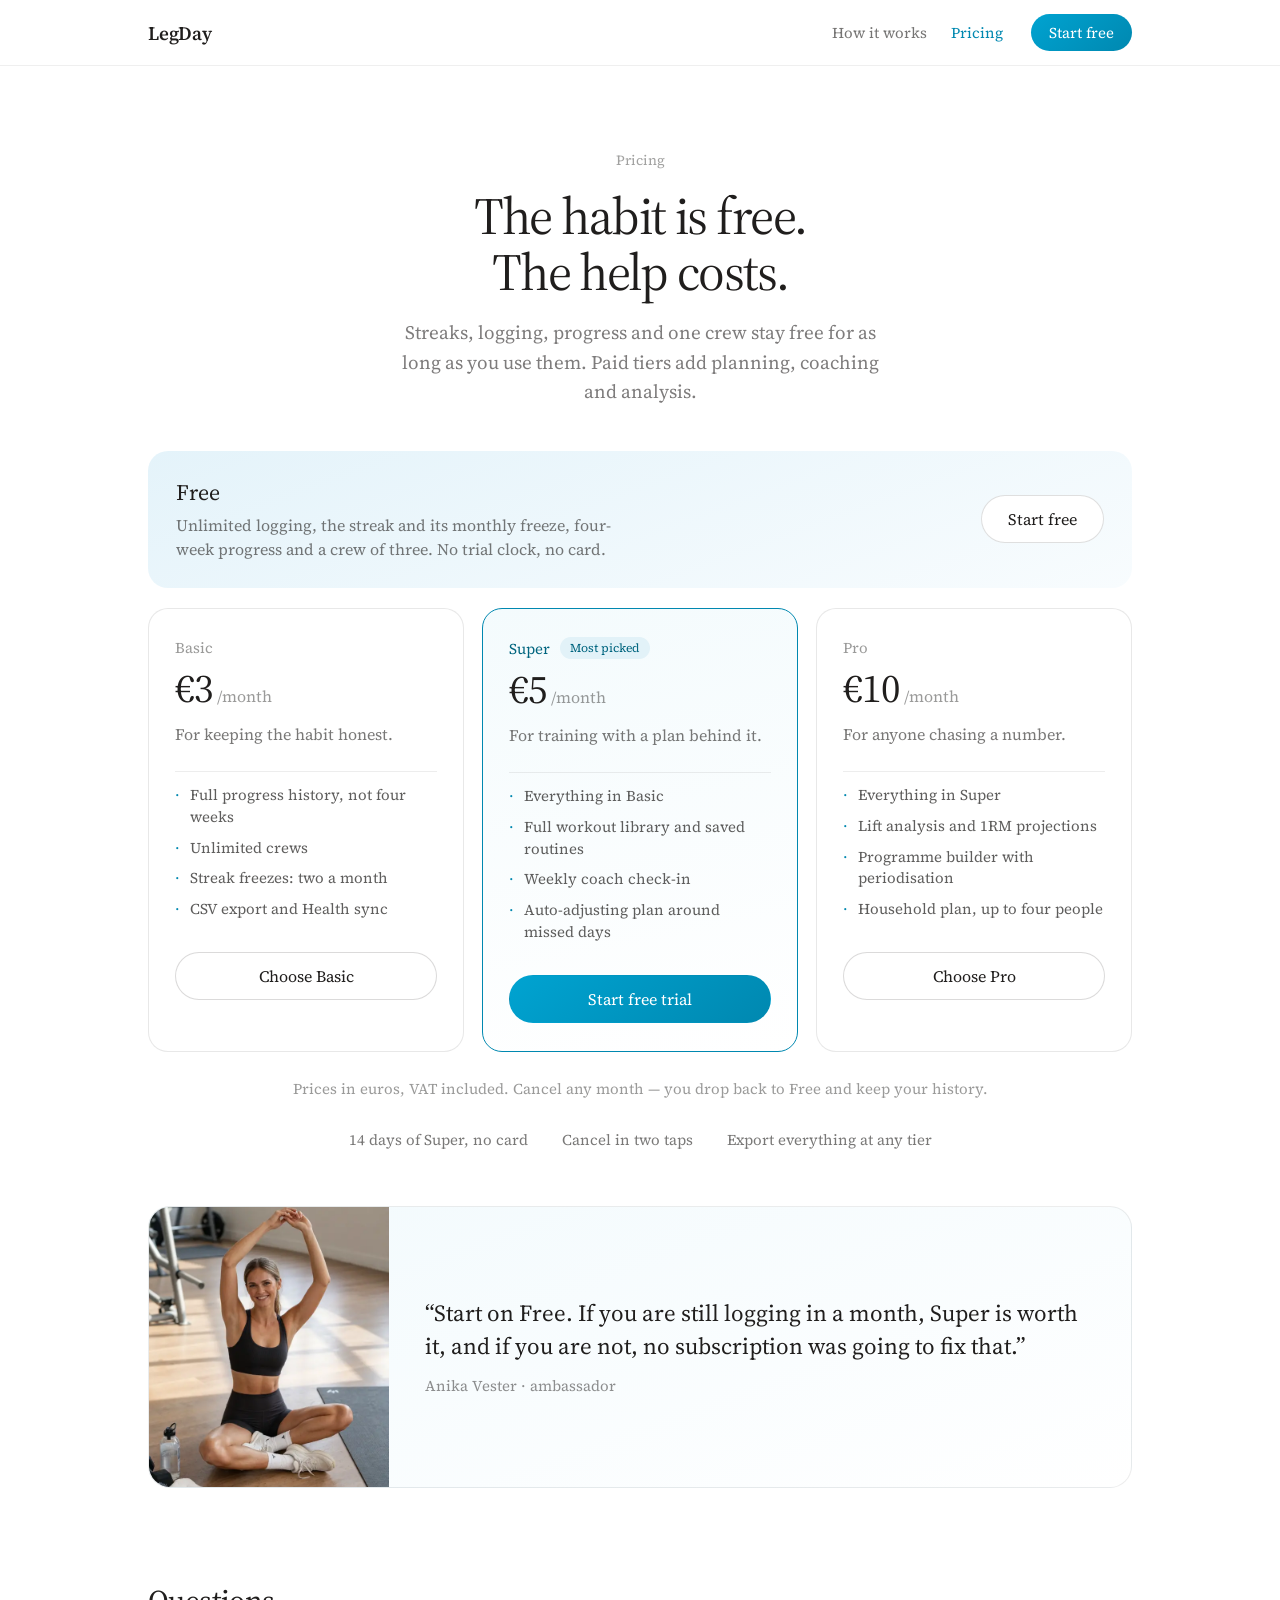
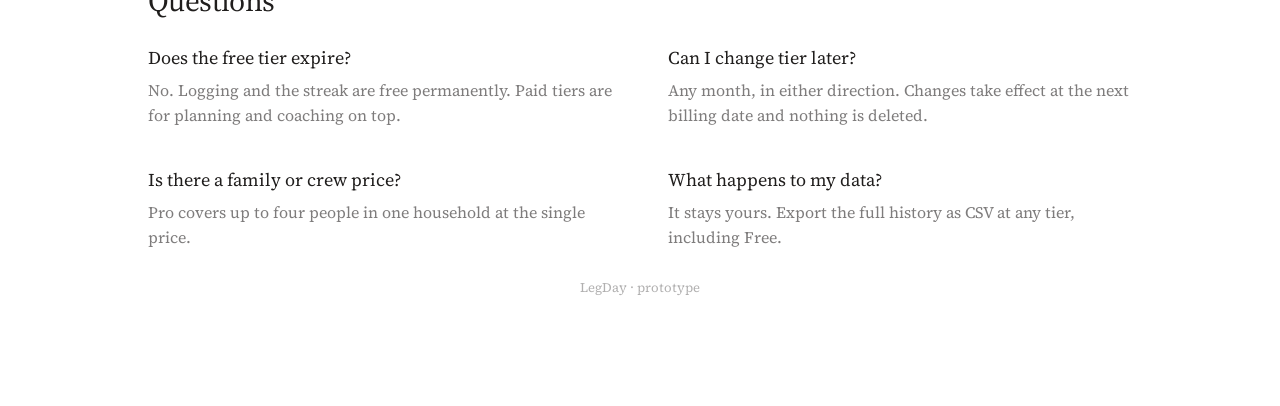
<file: pricing.html>
<!doctype html>
<html lang="en">
<head>
<meta charset="utf-8"><meta name="viewport" content="width=device-width, initial-scale=1"><title>Pricing — LegDay</title>
<link rel="preconnect" href="https://fonts.googleapis.com">
<link rel="preconnect" href="https://fonts.gstatic.com" crossorigin>
<link href="https://fonts.googleapis.com/css2?family=Source+Serif+4:ital,wght@0,300;0,400;0,600;1,400&display=swap" rel="stylesheet">
<link rel="stylesheet" href="css/styles.css">
<style>
/* — pricing page — */
.pricing-page { max-width: 1040px; margin: 0 auto; padding: 84px 28px 110px; animation: fadeIn .3s ease; }

.pricing-hero { display: flex; flex-direction: column; align-items: center; text-align: center; gap: 18px; }
.pricing-hero .kicker { font-size: 14px; color: var(--muted-42); }
.pricing-hero h1 { margin: 0; font-size: 52px; line-height: 1.08; letter-spacing: -.03em; max-width: 16ch; font-weight: 400; }
.pricing-hero .sub { font-size: 19px; line-height: 1.55; color: var(--muted-58); max-width: 50ch; }

.free-banner {
  margin-top: 44px; border-radius: 20px;
  background: linear-gradient(160deg, #e4f3fa, #f8fcfe);
  padding: 26px 28px; display: flex; align-items: center; gap: 24px;
}
.free-banner .free-copy { display: flex; flex-direction: column; gap: 6px; }
.free-banner .free-title { font-size: 22px; }
.free-banner .free-sub { font-size: 16px; line-height: 1.55; color: rgba(32, 30, 29, .6); max-width: 56ch; }
.free-banner .outline-pill {
  margin-left: auto; cursor: pointer; white-space: nowrap; font-size: 16px;
  padding: 12px 26px; border-radius: 999px; background: #fff;
  border: 1px solid rgba(32, 30, 29, .14); color: var(--ink);
}
.free-banner .outline-pill:hover { border-color: #0088b0; color: #0088b0; }

.tier-grid { margin-top: 20px; display: grid; grid-template-columns: repeat(3, 1fr); gap: 18px; align-items: stretch; }
.tier-card {
  border-radius: 20px; border: 1px solid rgba(32, 30, 29, .1); background: #fff;
  padding: 28px 26px; display: flex; flex-direction: column; gap: 8px;
}
.tier-card.highlight { border-color: #0088b0; background: linear-gradient(168deg, #f4fbfd, #fff); }
.tier-card .tier-head { display: flex; align-items: center; gap: 10px; }
.tier-card .tier-name { font-size: 15px; color: var(--muted-45); }
.tier-card.highlight .tier-name { color: #00657f; }
.tier-card .tier-badge { font-size: 12px; padding: 3px 10px; border-radius: 999px; background: #e2f2f8; color: #00657f; }
.tier-card .tier-price { font-size: 40px; line-height: 1.1; }
.tier-card .tier-price span { font-size: 16px; color: rgba(32, 30, 29, .45); }
.tier-card .tier-blurb { font-size: 16px; line-height: 1.55; color: rgba(32, 30, 29, .6); margin-top: 4px; }
.tier-card .tier-rule { height: 1px; background: rgba(32, 30, 29, .08); margin: 16px 0 4px; }
.tier-card .tier-features { display: flex; flex-direction: column; gap: 9px; }
.tier-card .tier-feature { display: flex; gap: 10px; font-size: 15px; line-height: 1.45; color: rgba(32, 30, 29, .72); }
.tier-card .tier-feature .dot { color: #0088b0; }
.tier-card .tier-cta {
  margin-top: 24px; cursor: pointer; text-align: center; font-size: 16px; padding: 12px;
  border-radius: 999px; color: #201e1d; background: #fff; border: 1px solid rgba(32, 30, 29, .16);
}
.tier-card .tier-cta:hover { border-color: #0088b0; color: #0088b0; }
.tier-card.highlight .tier-cta {
  color: #fff; background: linear-gradient(140deg, #00a3d1, #0088b0); border-color: transparent;
}
.tier-card.highlight .tier-cta:hover { background: linear-gradient(140deg, #0095c0, #00738f); color: #fff; }

.pricing-note { margin-top: 26px; font-size: 15px; color: var(--muted-45); text-align: center; }

.reassurance { margin-top: 30px; display: flex; justify-content: center; gap: 34px; flex-wrap: wrap; font-size: 15px; color: rgba(32, 30, 29, .6); }

.quote-band {
  margin-top: 56px; display: flex; gap: 36px; align-items: center;
  background: linear-gradient(160deg, #f2fafd, #fff);
  border: 1px solid rgba(32, 30, 29, .08); border-radius: 22px; overflow: hidden;
}
.quote-band img { width: 240px; height: 280px; object-fit: cover; object-position: 50% 28%; }
.quote-band .quote-copy { flex: 1; padding: 28px 34px 28px 0; display: flex; flex-direction: column; gap: 12px; }
.quote-band .quote-text { font-size: 23px; line-height: 1.45; }
.quote-band .quote-attr { font-size: 15px; color: var(--muted-50); }

.faq { margin-top: 92px; display: flex; flex-direction: column; gap: 24px; }
.faq h2 { margin: 0; font-size: 30px; letter-spacing: -.02em; font-weight: 400; }
.faq .faq-grid { display: grid; grid-template-columns: repeat(2, 1fr); gap: 38px 56px; }
.faq .faq-item { display: flex; flex-direction: column; gap: 8px; }
.faq .faq-q { font-size: 18px; }
.faq .faq-a { font-size: 16px; line-height: 1.6; color: var(--muted-58); }
</style>
</head>
<body>

<div style="min-height:100vh;background:#fff">

  <div class="site-nav">
    <div class="nav-inner">
      <a class="brand" href="index.html">LegDay</a>
      <div class="nav-links">
        <a href="how-it-works.html">How it works</a>
        <a href="pricing.html" class="active">Pricing</a>
      </div>
      <a class="cta" href="app.html">Start free</a>
    </div>
  </div>

  <div class="pricing-page">
    <div class="pricing-hero">
      <div class="kicker">Pricing</div>
      <h1>The habit is free. The help costs.</h1>
      <div class="sub">Streaks, logging, progress and one crew stay free for as long as you use them. Paid tiers add planning, coaching and analysis.</div>
    </div>

    <div class="free-banner">
      <div class="free-copy">
        <div class="free-title">Free</div>
        <div class="free-sub">Unlimited logging, the streak and its monthly freeze, four-week progress and a crew of three. No trial clock, no card.</div>
      </div>
      <a class="outline-pill" href="app.html">Start free</a>
    </div>

    <div class="tier-grid">

      <div class="tier-card">
        <div class="tier-head">
          <div class="tier-name">Basic</div>
        </div>
        <div class="tier-price">€3<span> /month</span></div>
        <div class="tier-blurb">For keeping the habit honest.</div>
        <div class="tier-rule"></div>
        <div class="tier-features">
          <div class="tier-feature"><span class="dot">·</span><span>Full progress history, not four weeks</span></div>
          <div class="tier-feature"><span class="dot">·</span><span>Unlimited crews</span></div>
          <div class="tier-feature"><span class="dot">·</span><span>Streak freezes: two a month</span></div>
          <div class="tier-feature"><span class="dot">·</span><span>CSV export and Health sync</span></div>
        </div>
        <a class="tier-cta" href="app.html">Choose Basic</a>
      </div>

      <div class="tier-card highlight">
        <div class="tier-head">
          <div class="tier-name">Super</div>
          <div class="tier-badge">Most picked</div>
        </div>
        <div class="tier-price">€5<span> /month</span></div>
        <div class="tier-blurb">For training with a plan behind it.</div>
        <div class="tier-rule"></div>
        <div class="tier-features">
          <div class="tier-feature"><span class="dot">·</span><span>Everything in Basic</span></div>
          <div class="tier-feature"><span class="dot">·</span><span>Full workout library and saved routines</span></div>
          <div class="tier-feature"><span class="dot">·</span><span>Weekly coach check-in</span></div>
          <div class="tier-feature"><span class="dot">·</span><span>Auto-adjusting plan around missed days</span></div>
        </div>
        <a class="tier-cta" href="app.html">Start free trial</a>
      </div>

      <div class="tier-card">
        <div class="tier-head">
          <div class="tier-name">Pro</div>
        </div>
        <div class="tier-price">€10<span> /month</span></div>
        <div class="tier-blurb">For anyone chasing a number.</div>
        <div class="tier-rule"></div>
        <div class="tier-features">
          <div class="tier-feature"><span class="dot">·</span><span>Everything in Super</span></div>
          <div class="tier-feature"><span class="dot">·</span><span>Lift analysis and 1RM projections</span></div>
          <div class="tier-feature"><span class="dot">·</span><span>Programme builder with periodisation</span></div>
          <div class="tier-feature"><span class="dot">·</span><span>Household plan, up to four people</span></div>
        </div>
        <a class="tier-cta" href="app.html">Choose Pro</a>
      </div>

    </div>

    <div class="pricing-note">Prices in euros, VAT included. Cancel any month — you drop back to Free and keep your history.</div>

    <div class="reassurance">
      <div>14 days of Super, no card</div>
      <div>Cancel in two taps</div>
      <div>Export everything at any tier</div>
    </div>

    <div class="quote-band">
      <img src="assets/anika-run.webp" alt="Anika">
      <div class="quote-copy">
        <div class="quote-text">“Start on Free. If you are still logging in a month, Super is worth it, and if you are not, no subscription was going to fix that.”</div>
        <div class="quote-attr">Anika Vester · ambassador</div>
      </div>
    </div>

    <div class="faq">
      <h2>Questions</h2>
      <div class="faq-grid">
        <div class="faq-item">
          <div class="faq-q">Does the free tier expire?</div>
          <div class="faq-a">No. Logging and the streak are free permanently. Paid tiers are for planning and coaching on top.</div>
        </div>
        <div class="faq-item">
          <div class="faq-q">Can I change tier later?</div>
          <div class="faq-a">Any month, in either direction. Changes take effect at the next billing date and nothing is deleted.</div>
        </div>
        <div class="faq-item">
          <div class="faq-q">Is there a family or crew price?</div>
          <div class="faq-a">Pro covers up to four people in one household at the single price.</div>
        </div>
        <div class="faq-item">
          <div class="faq-q">What happens to my data?</div>
          <div class="faq-a">It stays yours. Export the full history as CSV at any tier, including Free.</div>
        </div>
      </div>
    </div>

    <div class="site-footer">LegDay · prototype</div>
  </div>

</div>

</body>
</html>
</file>
<file: css/styles.css>
/* LegDay — shared styles, tokens from the Claude Design prototype */

:root {
  --ink: #201e1d;
  --accent: #0088b0;
  --accent-dark: #00657f;
  --accent-grad: linear-gradient(140deg, #00a3d1, #0088b0);
  --accent-grad-hover: linear-gradient(140deg, #0095c0, #00738f);
  --chip-bg: #e2f2f8;
  --muted-58: rgba(32, 30, 29, .58);
  --muted-55: rgba(32, 30, 29, .55);
  --muted-50: rgba(32, 30, 29, .5);
  --muted-45: rgba(32, 30, 29, .45);
  --muted-42: rgba(32, 30, 29, .42);
  --hairline: rgba(32, 30, 29, .08);
  --card-border: rgba(32, 30, 29, .09);
}

* { box-sizing: border-box; }

html, body {
  margin: 0;
  padding: 0;
  background: #fff;
  font-family: 'Source Serif 4', Georgia, serif;
  color: var(--ink);
  -webkit-font-smoothing: antialiased;
}

a { color: var(--accent); text-decoration: none; }
a:hover { color: var(--accent-dark); }

img { display: block; max-width: 100%; }

@keyframes riseIn { from { transform: translateY(14px); opacity: 0; } to { transform: translateY(0); opacity: 1; } }
@keyframes fadeIn { from { opacity: 0; } to { opacity: 1; } }

/* — layout — */
.container { max-width: 1040px; margin: 0 auto; padding: 0 28px; }

/* — sticky site nav — */
.site-nav {
  position: sticky; top: 0; z-index: 20;
  background: rgba(255, 255, 255, .86);
  backdrop-filter: blur(14px);
  -webkit-backdrop-filter: blur(14px);
  border-bottom: 1px solid rgba(32, 30, 29, .07);
}
.site-nav .nav-inner {
  max-width: 1040px; margin: 0 auto; padding: 14px 28px;
  display: flex; align-items: center; gap: 28px;
}
.site-nav .brand {
  font-size: 19px; font-weight: 600; letter-spacing: -.01em;
  color: var(--ink); cursor: pointer;
}
.site-nav .nav-links {
  display: flex; gap: 24px; margin-left: auto; font-size: 15px;
}
.site-nav .nav-links a { color: rgba(32, 30, 29, .62); }
.site-nav .nav-links a:hover { color: var(--ink); }
.site-nav .nav-links a.active { color: var(--accent); }

/* — CTA pills — */
.cta {
  display: inline-block; cursor: pointer; border: 0;
  font-family: inherit; font-size: 15px; padding: 8px 18px;
  border-radius: 999px; color: #fff; background: var(--accent-grad);
}
.cta:hover { background: var(--accent-grad-hover); color: #fff; }
.cta-lg { font-size: 17px; padding: 13px 32px; }
.cta-md { font-size: 16px; padding: 12px 28px; }

/* — small tag chip — */
.chip {
  font-size: 12px; padding: 4px 10px; border-radius: 999px;
  background: var(--chip-bg); color: var(--accent-dark);
}

/* — footer — */
.site-footer {
  font-size: 13px; color: rgba(32, 30, 29, .35);
  text-align: center; padding: 28px 0 0;
}
</file>
